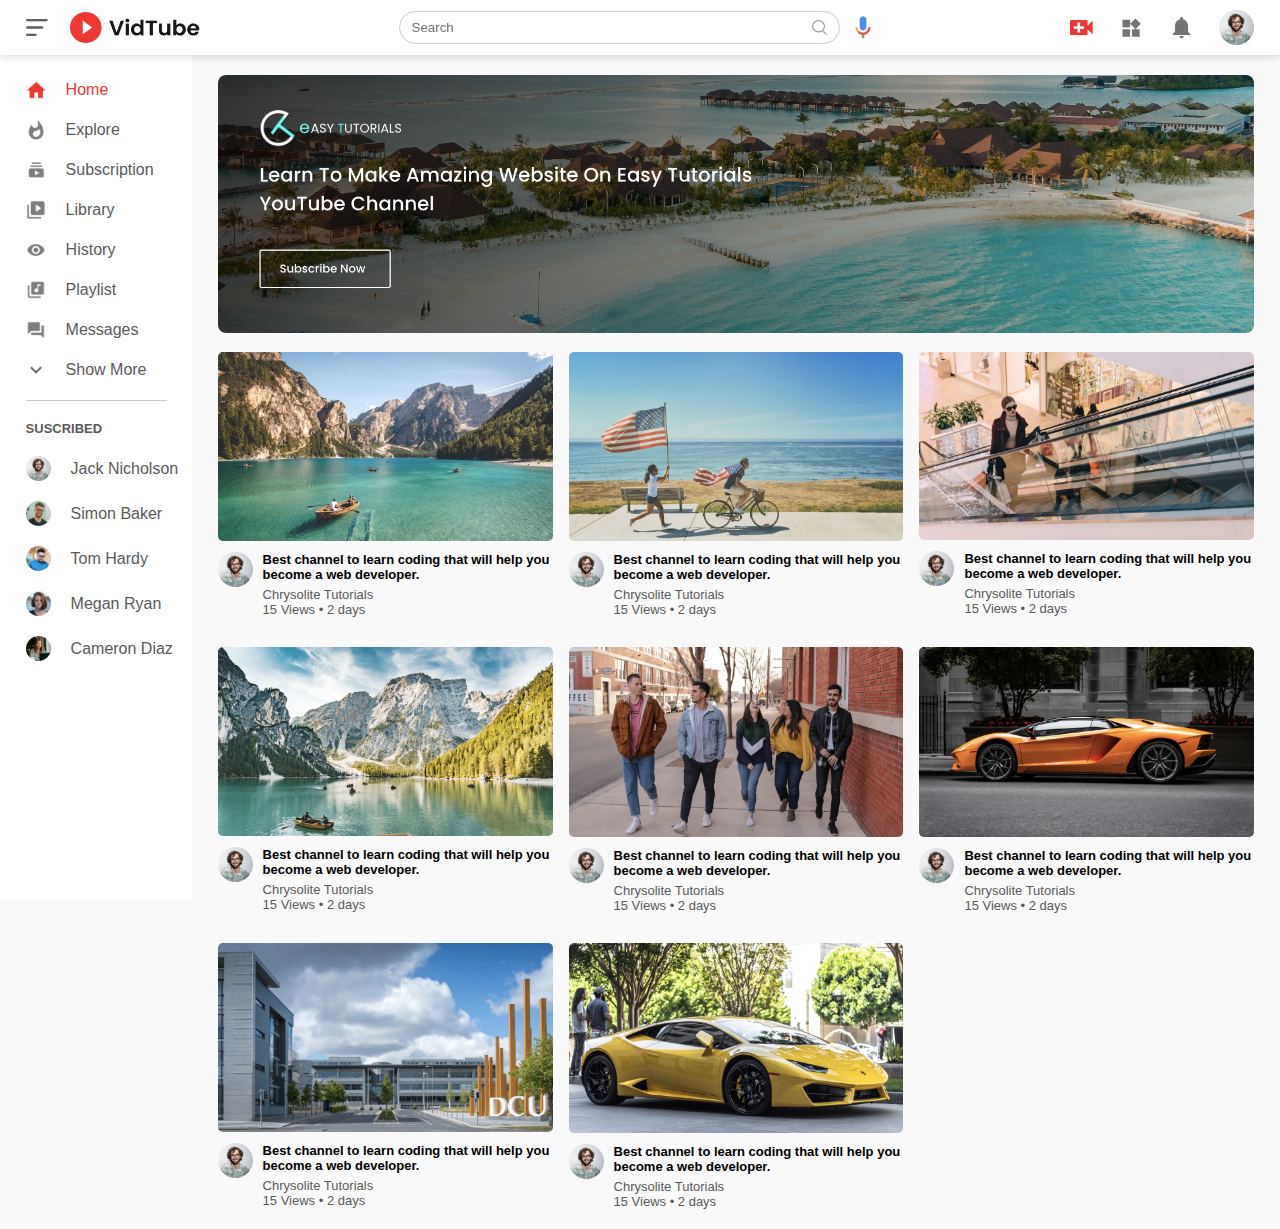
<file: index.html>
<!DOCTYPE html>
<html lang="en">
<head>
    <meta charset="UTF-8">
    <meta name="viewport" content="width=device-width, initial-scale=1.0">
    <title>Social Videos Sharing Website</title>
    <link rel="stylesheet" href="style.css">
</head>
<body>

    <nav class="flex-div">
        <div class="nav-left flex-div">
            <img src="images/menu.png" class="menu-icon">
            <img src="images/logo.png" class="logo">
        </div>


        <div class="nav-middle flex-div">
            <div class="search-box flex-div">
                <input type="text" placeholder="Search">
                <img src="images/search.png">

            </div>
            <img src="images/voice-search.png" class="mic-icon">

        </div>


        <div class="nav-right flex-div">
            <img src="images/upload.png">
            <img src="images/more.png">
            <img src="images/notification.png">
            <img src="images/Jack.png"  class="user-icon">
        </div>
    </nav>
<!------------------------------------------sidebar-------------------------------------------------------------------------------------------------------------->

<div class="sidebar">
    <div class="shortcut-links">
        <a href=""><img src="images/home.png"><p>Home</p></a>
        <a href=""><img src="images/explore.png"><p>Explore</p></a>
        <a href=""><img src="images/subscriprion.png"><p>Subscription</p></a>
        <a href=""><img src="images/library.png"><p>Library</p></a>
        <a href=""><img src="images/history.png"><p>History</p></a>
        <a href=""><img src="images/playlist.png"><p>Playlist</p></a>
        <a href=""><img src="images/messages.png"><p>Messages</p></a>
        <a href=""><img src="images/show-more.png"><p>Show More</p></a>
        <hr>
    </div>
    <div class="subscribed-list">
        <h3>SUSCRIBED</h3>
        <a href=""><img src="images/Jack.png"><p>Jack Nicholson</p></a>
        <a href=""><img src="images/simon.png"><p>Simon Baker</p></a>
        <a href=""><img src="images/tom.png"><p>Tom Hardy</p></a>
        <a href=""><img src="images/megan.png"><p>Megan Ryan</p></a>
        <a href=""><img src="images/cameron.png"><p>Cameron Diaz</p></a>
    </div>
</div>


<!-------------------------------------------------main------------------------------------------------------------------------------------------------------------->

<div class="container">
    <div class="banner">
        <img src="images/banner.png">
    </div>

    <div class="list-container">
        <div class="vid-list">
            <a href="play-video.html"><img src="images/thumbnail1.png" class="thumbnail"></a>
            <div class="flex-div">
                <img src="images/Jack.png">
                <div class="vid-info">
                    <a href="">Best channel to learn coding that will help you become a web developer.</a>
                    <p>Chrysolite Tutorials</p>
                    <p>15 Views &bull; 2 days</p>
                </div>
            </div>
        </div>
    


   
        <div class="vid-list">
            <a href=""><img src="images/thumbnail2.png" class="thumbnail"></a>
            <div class="flex-div">
                <img src="images/Jack.png">
                <div class="vid-info">
                    <a href="play-video.html">Best channel to learn coding that will help you become a web developer.</a>
                    <p>Chrysolite Tutorials</p>
                    <p>15 Views &bull; 2 days</p>
                </div>
            </div>
        </div>
    



    
        <div class="vid-list">
            <a href=""><img src="images/thumbnail3.png" class="thumbnail"></a>
            <div class="flex-div">
                <img src="images/Jack.png">
                <div class="vid-info">
                    <a href="">Best channel to learn coding that will help you become a web developer.</a>
                    <p>Chrysolite Tutorials</p>
                    <p>15 Views &bull; 2 days</p>
                </div>
            </div>
        </div>
    



    
        <div class="vid-list">
            <a href=""><img src="images/thumbnail4.png" class="thumbnail"></a>
            <div class="flex-div">
                <img src="images/Jack.png">
                <div class="vid-info">
                    <a href="">Best channel to learn coding that will help you become a web developer.</a>
                    <p>Chrysolite Tutorials</p>
                    <p>15 Views &bull; 2 days</p>
                </div>
            </div>
        </div>
    


   
        <div class="vid-list">
            <a href=""><img src="images/thumbnail5.png" class="thumbnail"></a>
            <div class="flex-div">
                <img src="images/Jack.png">
                <div class="vid-info">
                    <a href="">Best channel to learn coding that will help you become a web developer.</a>
                    <p>Chrysolite Tutorials</p>
                    <p>15 Views &bull; 2 days</p>
                </div>
            </div>
        </div>
    

   
        <div class="vid-list">
            <a href=""><img src="images/thumbnail6.png" class="thumbnail"></a>
            <div class="flex-div">
                <img src="images/Jack.png">
                <div class="vid-info">
                    <a href="">Best channel to learn coding that will help you become a web developer.</a>
                    <p>Chrysolite Tutorials</p>
                    <p>15 Views &bull; 2 days</p>
                </div>
            </div>
        </div>
    


    
        <div class="vid-list">
            <a href=""><img src="images/thumbnail7.png" class="thumbnail"></a>
            <div class="flex-div">
                <img src="images/Jack.png">
                <div class="vid-info">
                    <a href="">Best channel to learn coding that will help you become a web developer.</a>
                    <p>Chrysolite Tutorials</p>
                    <p>15 Views &bull; 2 days</p>
                </div>
            </div>
        </div>
    

    
        <div class="vid-list">
            <a href=""><img src="images/thumbnail8.png" class="thumbnail"></a>
            <div class="flex-div">
                <img src="images/Jack.png">
                <div class="vid-info">
                    <a href="">Best channel to learn coding that will help you become a web developer.</a>
                    <p>Chrysolite Tutorials</p>
                    <p>15 Views &bull; 2 days</p>
                </div>
            </div>
        </div>
    </div>


</div>












<script src="script.js"></script>
    
</body>
</html>
</file>
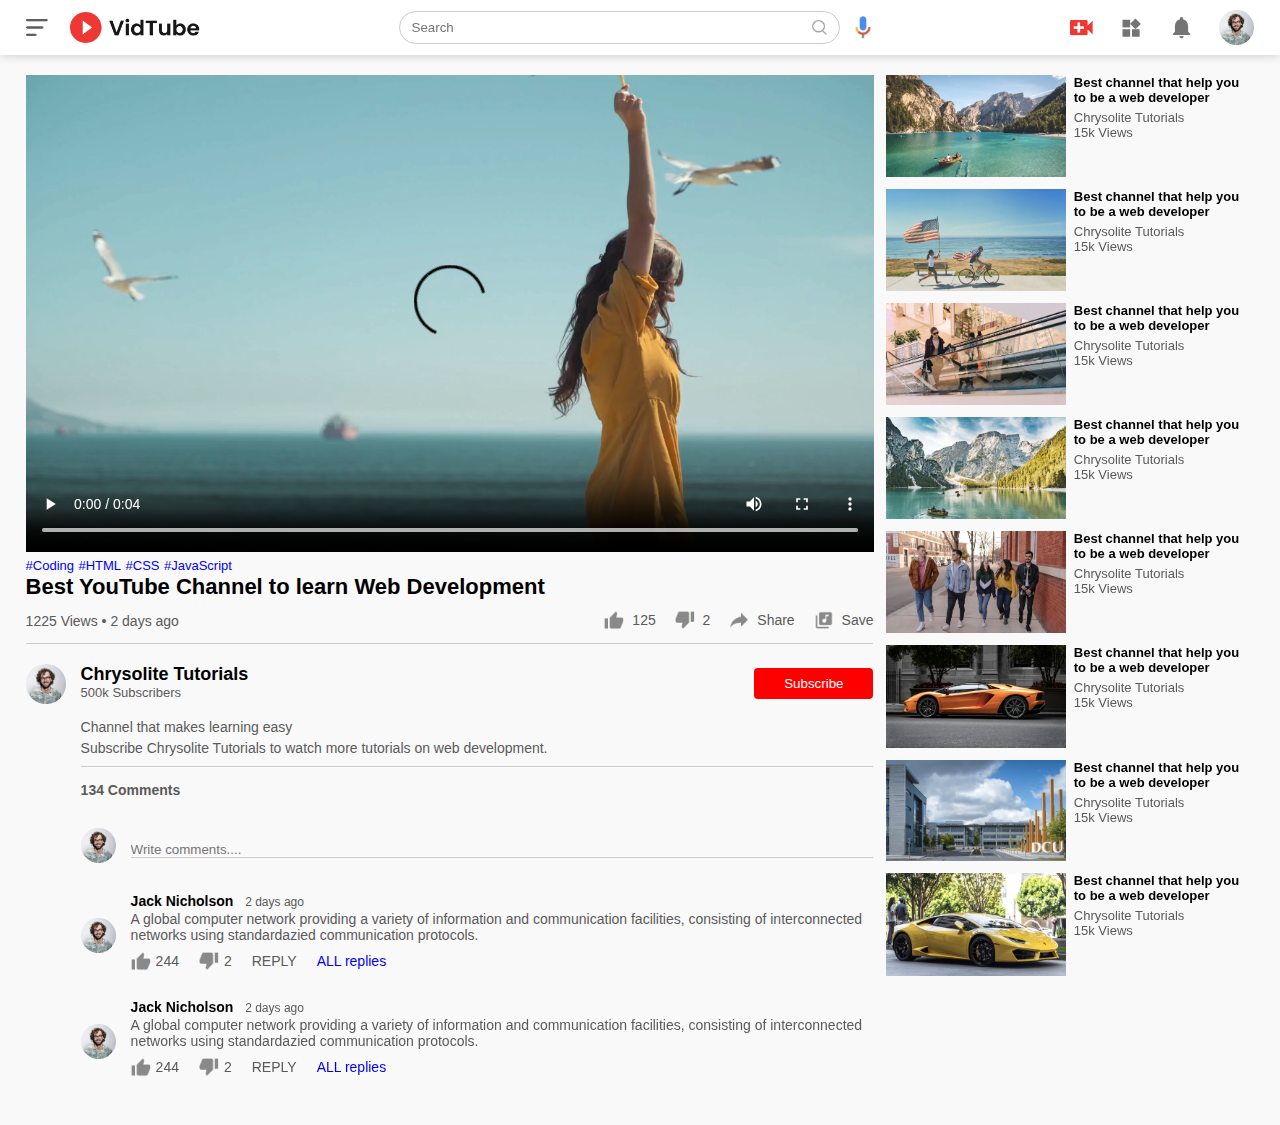
<file: play-video.html>
<!DOCTYPE html>
<html lang="en">
<head>
    <meta charset="UTF-8">
    <meta name="viewport" content="width=device-width, initial-scale=1.0">
    <title>Play Video</title>
    <link rel="stylesheet" href="style.css">
</head>
<body>

    <nav class="flex-div">
        <div class="nav-left flex-div">
            <img src="images/menu.png" class="menu-icon">
            <img src="images/logo.png" class="logo">
        </div>


        <div class="nav-middle flex-div">
            <div class="search-box flex-div">
                <input type="text" placeholder="Search">
                <img src="images/search.png">

            </div>
            <img src="images/voice-search.png" class="mic-icon">

        </div>


        <div class="nav-right flex-div">
            <img src="images/upload.png">
            <img src="images/more.png">
            <img src="images/notification.png">
            <img src="images/Jack.png"  class="user-icon">
        </div>
    </nav>



    <div class="container play-container">
        <div class="row">
            <div class="play-video">
                <video controls autoplay>
                    <source src="images/video.mp4" type="video/mp4">

                </video>

                <div class="tags">
                    <a href="">#Coding</a> <a href="">#HTML</a> <a href="">#CSS</a> <a href="">#JavaScript</a>
                </div>
                <h3>Best YouTube Channel to learn Web Development</h3>

                <div class="play-video-info">
                    <p>1225 Views &bull; 2 days ago </p>
                    <div>
                        <a href=""><img src="images/like.png">125</a>
                        <a href=""><img src="images/dislike.png">2</a>
                        <a href=""><img src="images/share.png">Share</a>
                        <a href=""><img src="images/save.png">Save</a>
                       
                    </div>
                </div>
                <hr>

                <div class="publisher">
                    <img src="images/Jack.png">
                    <div>
                        <p>Chrysolite Tutorials</p>
                        <span>500k Subscribers</span>
                    </div>
                    <button type="button">Subscribe</button>
                </div>

                <div class="vid-description">
                    <p>Channel that makes learning easy</p>
                    <p>Subscribe Chrysolite Tutorials to watch more tutorials on web development.</p>
                    <hr>
                    <h4>134 Comments</h4>

                    <div class="add-comment">
                        <img src="images/Jack.png">
                        <input type="text" placeholder="Write comments....">
                    </div>

                    <div class="old-comment">
                        <img src="images/Jack.png">
                        <div>
                            <h3>Jack Nicholson <span>2 days ago</span></h3>
                            <p>A global computer network providing a variety of information and communication facilities, consisting of interconnected networks using standardazied communication protocols.</p>
                        <div class="acomment-action">
                            <img src="images/like.png">
                            <span>244</span>
                            <img src="images/dislike.png">
                            <span>2</span>
                            <span>REPLY</span>
                            <a href="">ALL replies</a>
                        </div>
                        
                        </div>
                    </div>


                    <div class="old-comment">
                        <img src="images/Jack.png">
                        <div>
                            <h3>Jack Nicholson <span>2 days ago</span></h3>
                            <p>A global computer network providing a variety of information and communication facilities, consisting of interconnected networks using standardazied communication protocols.</p>
                        <div class="acomment-action">
                            <img src="images/like.png">
                            <span>244</span>
                            <img src="images/dislike.png">
                            <span>2</span>
                            <span>REPLY</span>
                            <a href="">ALL replies</a>
                        </div>
                        
                        </div>
                    </div>



                </div>



            </div>


            <div class="right-sidebar">

                <div class="side-video-list">
                   <a href="" class="small-thumbnail"> <img src="images/thumbnail1.png"></a>
                    <div class="vid-info">
                        <a href="">Best channel that help you to be a web developer</a>
                        <p>Chrysolite Tutorials</p>
                        <p>15k Views</p>
                    </div>
                </div>


                <div class="side-video-list">
                    <a href="" class="small-thumbnail"> <img src="images/thumbnail2.png"></a>
                     <div class="vid-info">
                         <a href="">Best channel that help you to be a web developer</a>
                         <p>Chrysolite Tutorials</p>
                         <p>15k Views</p>
                     </div>
                 </div>


                 <div class="side-video-list">
                    <a href="" class="small-thumbnail"> <img src="images/thumbnail3.png"></a>
                     <div class="vid-info">
                         <a href="">Best channel that help you to be a web developer</a>
                         <p>Chrysolite Tutorials</p>
                         <p>15k Views</p>
                     </div>
                 </div>


                 <div class="side-video-list">
                    <a href="" class="small-thumbnail"> <img src="images/thumbnail4.png"></a>
                     <div class="vid-info">
                         <a href="">Best channel that help you to be a web developer</a>
                         <p>Chrysolite Tutorials</p>
                         <p>15k Views</p>
                     </div>
                 </div>

                 <div class="side-video-list">
                    <a href="" class="small-thumbnail"> <img src="images/thumbnail5.png"></a>
                     <div class="vid-info">
                         <a href="">Best channel that help you to be a web developer</a>
                         <p>Chrysolite Tutorials</p>
                         <p>15k Views</p>
                     </div>
                 </div>


                 <div class="side-video-list">
                    <a href="" class="small-thumbnail"> <img src="images/thumbnail6.png"></a>
                     <div class="vid-info">
                         <a href="">Best channel that help you to be a web developer</a>
                         <p>Chrysolite Tutorials</p>
                         <p>15k Views</p>
                     </div>
                 </div>

                 <div class="side-video-list">
                    <a href="" class="small-thumbnail"> <img src="images/thumbnail7.png"></a>
                     <div class="vid-info">
                         <a href="">Best channel that help you to be a web developer</a>
                         <p>Chrysolite Tutorials</p>
                         <p>15k Views</p>
                     </div>
                 </div>

                 <div class="side-video-list">
                    <a href="" class="small-thumbnail"> <img src="images/thumbnail8.png"></a>
                     <div class="vid-info">
                         <a href="">Best channel that help you to be a web developer</a>
                         <p>Chrysolite Tutorials</p>
                         <p>15k Views</p>
                     </div>
                 </div>


            </div>
        </div>

    </div>
    
</body>
</html>
</file>
<file: style.css>
*{
    margin: 0;
    padding: 0;
    font-family: 'poppins', sans-serif;
    box-sizing: border-box;
}

a{
    text-decoration: none;
    color: #5a5a5a;
}

img{
    cursor: pointer;
}

.flex-div{
    display: flex;
    align-items: center;
}

nav{
    padding: 10px 2%;
    justify-content: space-between;
    box-shadow: 0 0 10px rgba(0, 0, 0, 0.2);
    background: #fff;
    position: sticky;
    top: 0;
    z-index: 10;
}

.nav-right img{
    width: 25px;
    margin-right: 25px;
}

.nav-right .user-icon{
    width: 35px;
    border-radius: 50%;
    margin-right: 0;
}

.nav-left .menu-icon{
    width: 22px;
    margin-right: 22px;
}

.nav-left .logo{
    width: 130px;
}

.nav-middle .mic-icon{
     width: 16px;
}

.nav-middle .search-box{
    border: 1px solid #ccc;
    margin-right: 15px;
    padding: 8px 12px;
    border-radius: 25px;
}

.nav-middle .search-box input{
    width: 400px;
    border: 0;
    outline: 0;
    background: transparent;
}

.nav-middle .search-box img{
    width: 15px;
}

/*-----------------------------------------------------------------------sidebar------------------------------------------------------------------------------------------------------------*/

.sidebar{
    background: #fff;
    width: 15%;
    height: 100vh;
    position: fixed;
    top: 0;
    padding-left: 2%;
    padding-top: 80px;
}

.shortcut-links a img{
    width: 20px;
    margin-right: 20px;
}

.shortcut-links a{
    display: flex;
    align-items: center;
    margin-bottom: 20px;
    width: fit-content;
    flex-wrap: wrap;
}

.shortcut-links a:first-child{
    color: #ed3833;
}

.sidebar hr{
    border: 0;
    height: 1px;
    background: #ccc;
    width: 85%;
}

.subscribed-list h3{
    font-size: 13px;
    margin: 20px 0;
    color: #5a5a5a;
}

.subscribed-list a{
    display: flex;
    align-items: center;
    margin-bottom: 20px;
    width: fit-content;
    flex-wrap: wrap;
}

.subscribed-list a img{
    width: 25px;
    border-radius: 50%;
    margin-right: 20px;
}

.small-sidebar{
    width: 5%;

}

.small-sidebar a p{
    display: none;
}

.small-sidebar h3{
    display: none;
}

.small-sidebar hr{
    width: 50%;
    margin-bottom: 25px;
}

/*-------------------------------------------------main-----------------------------------------------------------------------------------------------------------------------*/

.container{
    background: #f9f9f9;
    padding-left: 17%;
    padding-right: 2%;
    padding-top: 20px;
    padding-bottom: 20px;
}

.large-container{
    padding-left: 7%;
}

.banner{
    width: 100%;
}

.banner img{
    width: 100%;
    border-radius: 8px;
}

.list-container{
    display: grid;
    grid-template-columns: repeat(auto-fit, minmax(250px, 1fr));
    grid-column-gap: 16px;
    grid-row-gap: 30px;
    margin-top: 15px;
}

.vid-list .thumbnail{
    width: 100%;
    border-radius: 5px;
}

.vid-list .flex-div{
    align-items: flex-start;
    margin-top: 7px;
}
 .vid-list .flex-div img{
    width: 35px;
    margin-right: 10px;
    border-radius: 50%;
 }

 .vid-info{
    color: #5a5a5a;
    font-size: 13px;
 }

 .vid-info a{
    color: #000;
    font-weight: 600;
    display: block;
    margin-bottom: 5px;
 }


/*----------------------------------------------------------------------------------------------------------------------------------------------------------------------------------------------------*/

@media (max-width: 900px){
    .menu-icon{
        display: none;
    }

    .sidebar{
        display: none;
    }

    .container, .large-container{
        padding-left: 5%;
        padding-right: 5%;
    }

    .nav-right img{
        display: none;
    }

    .nav-right .user-icon{
        display: block;
    }

    .nav-middle .search-box input{
        width: 100px;
    }

    .nav-middle .mic-icon{
        display: none;
    }

    .logo{
        width: 90px;
    }





}

/*------------------------------------------play video page---------------------------------------------------------------------------------------------------------------------------------------------------------*/

.play-container{
    padding-left: 2%;
}


.row{
    display: flex;
    justify-content: space-between;
    flex-wrap: wrap;
}

.play-video{
    flex-basis: 69%;
}

.right-sidebar{
    flex-basis: 30%;
}

.play-video video{
    width: 100%;
}

.side-video-list{
    display: flex;
    justify-content: space-between;
    margin-bottom: 8px;
}

.side-video-list img{
    width: 100%;
}

.side-video-list .small-thumbnail{
    flex-basis: 49%;
}

.side-video-list .vid-info{
    flex-basis: 49%;
}

.play-video .tags a{
    color: #0000ff;
    font-size: 13px;
}

.play-video h3{
    font-weight: 600;
    font-size: 22px;
}

.play-video .play-video-info{
    display: flex;
    align-items: center;
    justify-content: space-between;
    flex-wrap: wrap;
    margin-top: 10px;
    font-size: 14px;
    color: #5a5a5a;
}

.play-video .play-video-info a img{
    width: 20px;
    margin-right: 8px;
}

.play-video .play-video-info a{
    display: inline-flex;
    align-items: center;
    margin-left: 15px;
}

.play-video hr{
    border: 0;
    height: 1px;
    background: #ccc;
    margin: 10px 0;
}

.publisher{
    display: flex;
    align-items: center;
    margin-top: 20px;
}

.publisher div{
    flex: 1;
    line-height: 18px;
}

.publisher img{
    width: 40px;
    border-radius: 50%;
    margin-right: 15px;
}

.publisher div p{
    color: #000;
    font-weight: 600;
    font-size: 18px;
}

.publisher div span{
    font-size: 13px;
    color: #5a5a5a;
}

.publisher button{
    background: red;
    color: #fff;
    padding: 8px 30px;
    border: 0;
    outline: 0;
    border-radius: 4px;
    cursor: pointer;
}

.vid-description{
    padding-left: 55px;
    margin: 15px 0;
}

.vid-description p{
    font-size: 14px;
    margin-bottom: 5px;
    color: #5a5a5a;
}

.vid-description h4{
    font-size: 14px;
    color: #5a5a5a;
    margin-top: 15px;
}

.add-comment{
    display: flex;
    align-items: center;
    margin: 30px 0;
}

.add-comment img{
    width: 35px;
    border-radius: 50%;
    margin-right: 15px;
}

.add-comment input{
    border: 0;
    outline: 0;
    border-bottom: 1px solid #ccc;
    width: 100%;
    padding-top: 10px;
    background: transparent;
}

.old-comment{
    display: flex;
    align-items: center;
    margin: 20px 0;
}

.old-comment img{
    width: 35px;
    border-radius: 50%;
    margin-right: 15px;
}

.old-comment h3{
    font-size: 14px;
    margin-bottom: 2px;
}

.old-comment h3 span{
    font-size: 12px;
    color: #5a5a5a;
    font-weight: 500;
    margin-left: 8px;
}

.old-comment .acomment-action{
    display: flex;
    align-items: center;
    margin: 8px 0;
    font-size: 14px;
}

.old-comment .acomment-action img{
    border-radius: 0;
    width: 20px;
    margin-right: 5px;
}

.old-comment .acomment-action span{
    margin-right: 20px;
    color: #5a5a5a;
}

.old-comment .acomment-action a{
    color: #0000ff;
}


/*----------------------------------------------media query of play video page for smaller screen--------------------------------------------------------------------------------------------------------------------------------------*/

@media (max-width:900px){

    .play-video{
        flex-basis: 100%;
    }

    .right-sidebar{
        flex-basis: 100%;
    }

    .play-container{
        padding-left: 5%;
    }

    .vid-description{
        padding-left: 0;
    }

    .play-video .play-video-info a{
        margin-left: 0;
        margin-right: 15px;
        margin-top: 15px;
    }





}
</file>
